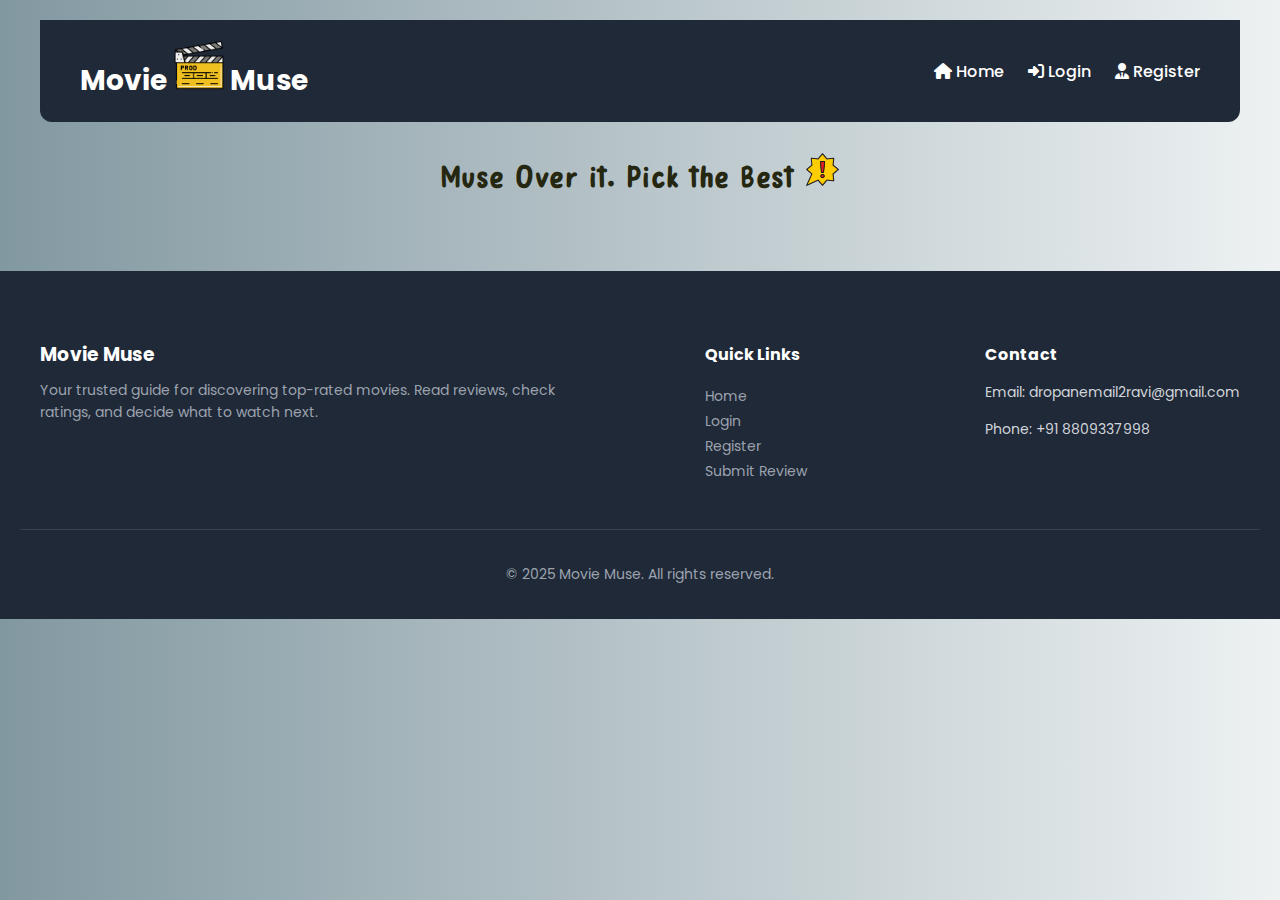
<file: index.html>
<!DOCTYPE html>
<html lang="en">
<head>
  <meta charset="UTF-8" />
  <meta name="viewport" content="width=device-width, initial-scale=1.0"/>
  <title>Movie Review System</title>
  <link rel="stylesheet" href="style.css" />
  <link rel="preconnect" href="https://fonts.googleapis.com" />
  <link rel="preconnect" href="https://fonts.gstatic.com" crossorigin />
  <link href="https://fonts.googleapis.com/css2?family=Poppins:wght@400;600&display=swap" rel="stylesheet"/>
  <link rel="stylesheet" href="https://cdnjs.cloudflare.com/ajax/libs/font-awesome/6.5.0/css/all.min.css"/>
</head>
<body>
  <div class="wrapper">
    <header>
      <h1>Movie <img src="images\clapboard.png" alt="clapperboad" height="50px" width="50px"> Muse</h1>
      <nav>
        <a href="#"><i class="fa-solid fa-house"></i> Home</a>
        <a href="login.html"><i class="fa-solid fa-right-to-bracket"></i> Login</a>
        <a href="register.html"><i class="fa-solid fa-user-tie"></i> Register</a>
      </nav>
    </header>

    <main>
      <h2 class="tagline">Muse Over it. Pick the Best <img src="images\warning.png" alt="warning logo" height="35px" width="35px"></h2>
      <div class="movie-list" id="movie-list">
        <!-- Movie cards will be inserted dynamically -->
      </div>
    </main>
  </div>

  <footer>
    <div class="footer-container">
      <div class="footer-left">
        <h3>Movie Muse</h3>
        <p>Your trusted guide for discovering top-rated movies. Read reviews, check ratings, and decide what to watch next.</p>
      </div>
  
      <div class="footer-right">
        <div class="footer-section">
          <h4>Quick Links</h4>
          <ul>
            <li><a href="#">Home</a></li>
            <li><a href="login.html">Login</a></li>
            <li><a href="register.html">Register</a></li>
            <li><a href="#">Submit Review</a></li>
          </ul>
        </div>
  
        <div class="footer-section">
          <h4>Contact</h4>
          <p>Email: dropanemail2ravi@gmail.com</p>
          <p>Phone: +91 8809337998</p>
        </div>
      </div>
    </div>
  
    <div class="footer-bottom">
      <p>&copy; 2025 Movie Muse. All rights reserved.</p>
    </div>
  </footer>
  
  

  <script src="script.js"></script>
</body>
</html>
</file>
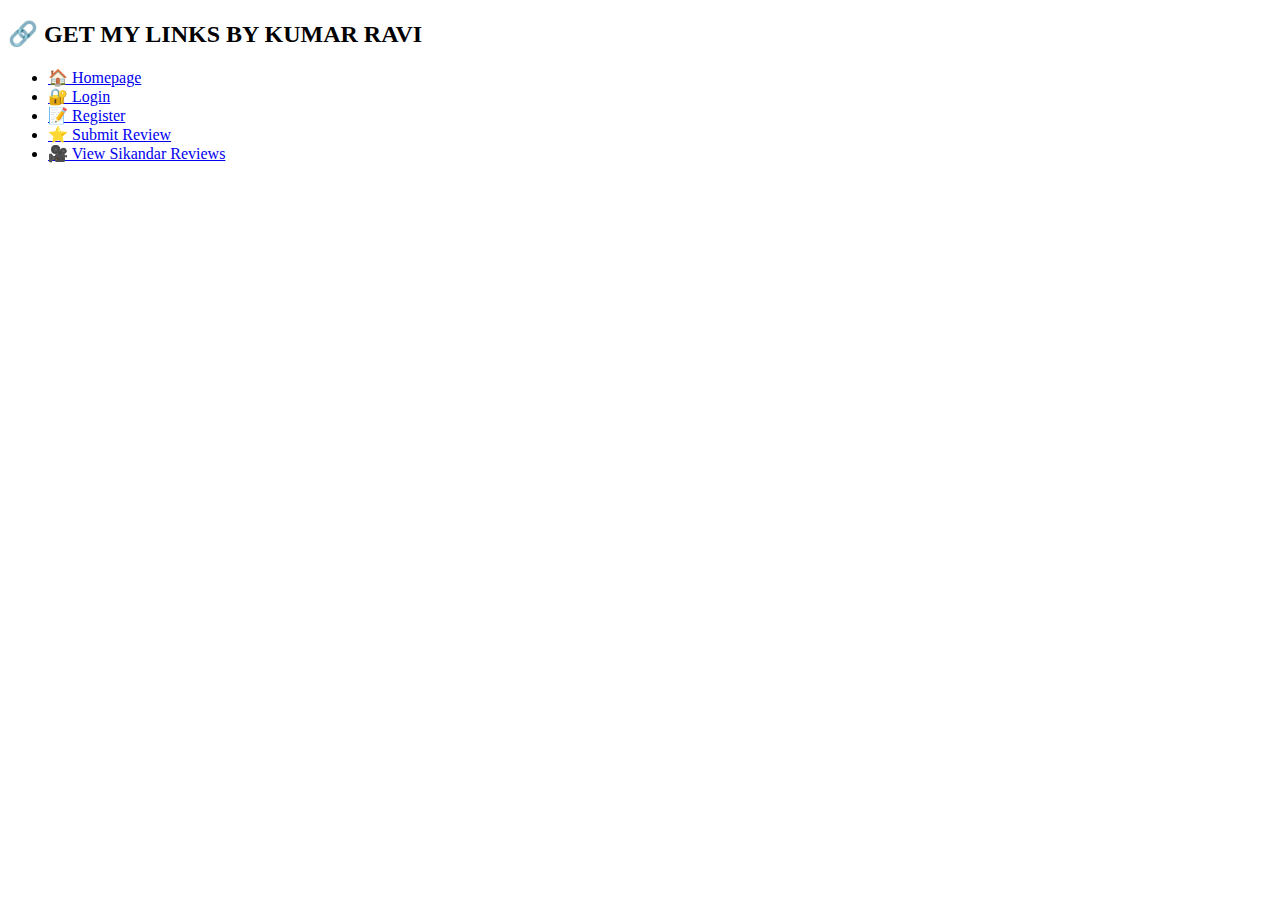
<file: dev.html>
<!DOCTYPE html>
<html lang="en">
<head>
  <meta charset="UTF-8">
  <meta name="viewport" content="width=device-width, initial-scale=1.0">
  <title>Local Dev Links</title>
</head>
<body>
  <h2>🔗 GET MY LINKS BY KUMAR RAVI</h2>
  <ul>
    <li><a href="index.html">🏠 Homepage</a></li>
    <li><a href="login.html">🔐 Login</a></li>
    <li><a href="register.html">📝 Register</a></li>
    <li><a href="review.html">⭐ Submit Review</a></li>
    <li><a href="view_reviews.php?movie=Sikandar">🎥 View Sikandar Reviews</a></li>
  </ul>
</body>
</html>
</file>
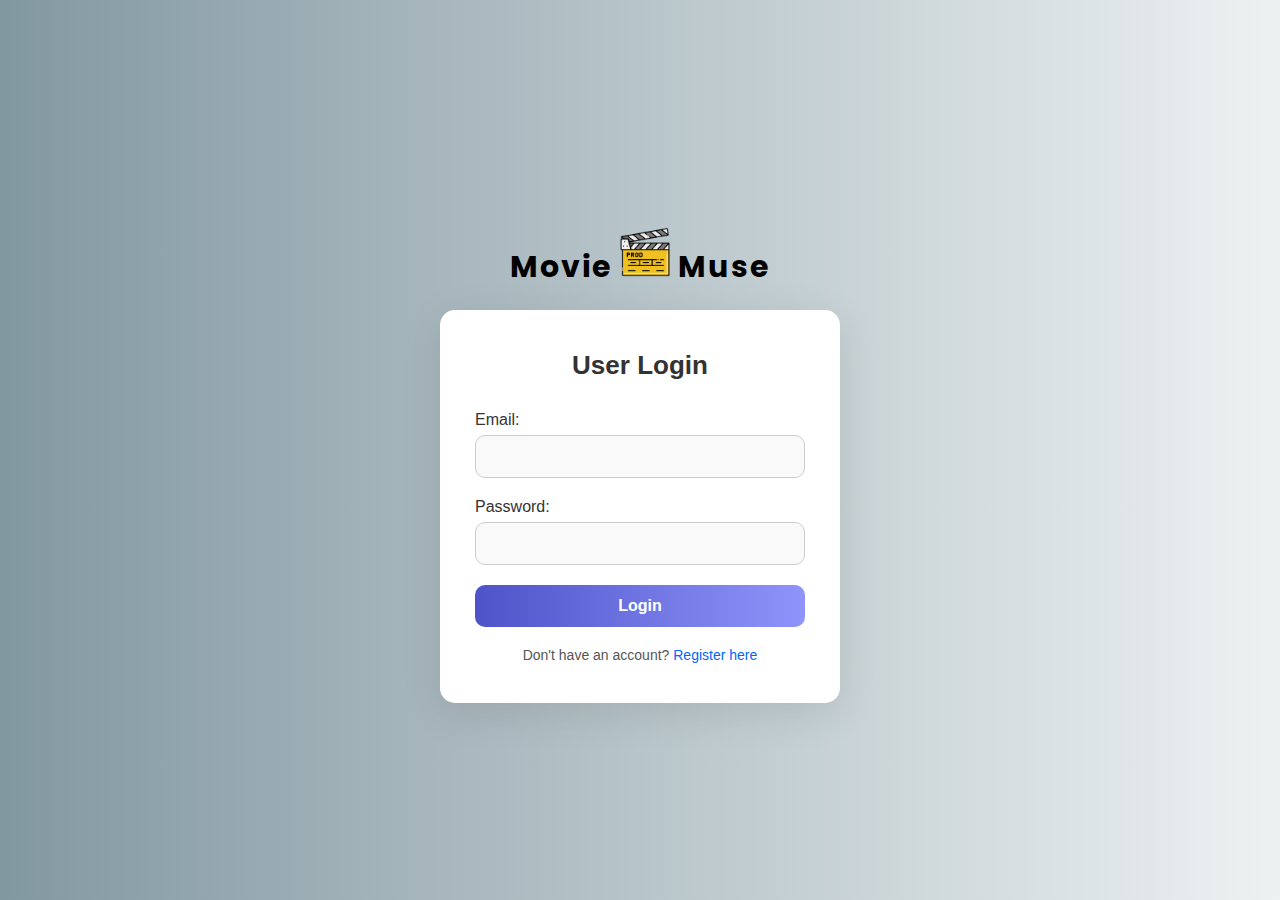
<file: login.html>
<!DOCTYPE html>
<html lang="en">
<head>
  <meta charset="UTF-8">
  <meta name="viewport" content="width=device-width, initial-scale=1.0">
  <title>Login - Movie Review System</title>
  <link rel="stylesheet" href="login.css">
  <link href="https://fonts.googleapis.com/css2?family=Poppins:wght@400;600;700;800;900&display=swap" rel="stylesheet"/>
</head>
<body>
  <h1 class="heading">Movie <img src="images\clapboard.png" alt="clapperboad" height="50px" width="50px"> Muse</h1>
  <div class="form-container">
    <h2>User Login</h2>
    <form action="login.php" method="POST">
      <label for="email">Email:</label>
      <input type="email" id="email" name="email" required>

      <label for="password">Password:</label>
      <input type="password" id="password" name="password" required>

      <button type="submit">Login</button>
    </form>
    <p>Don't have an account? <a href="register.html">Register here</a></p>
  </div>
</body>
</html>
</file>
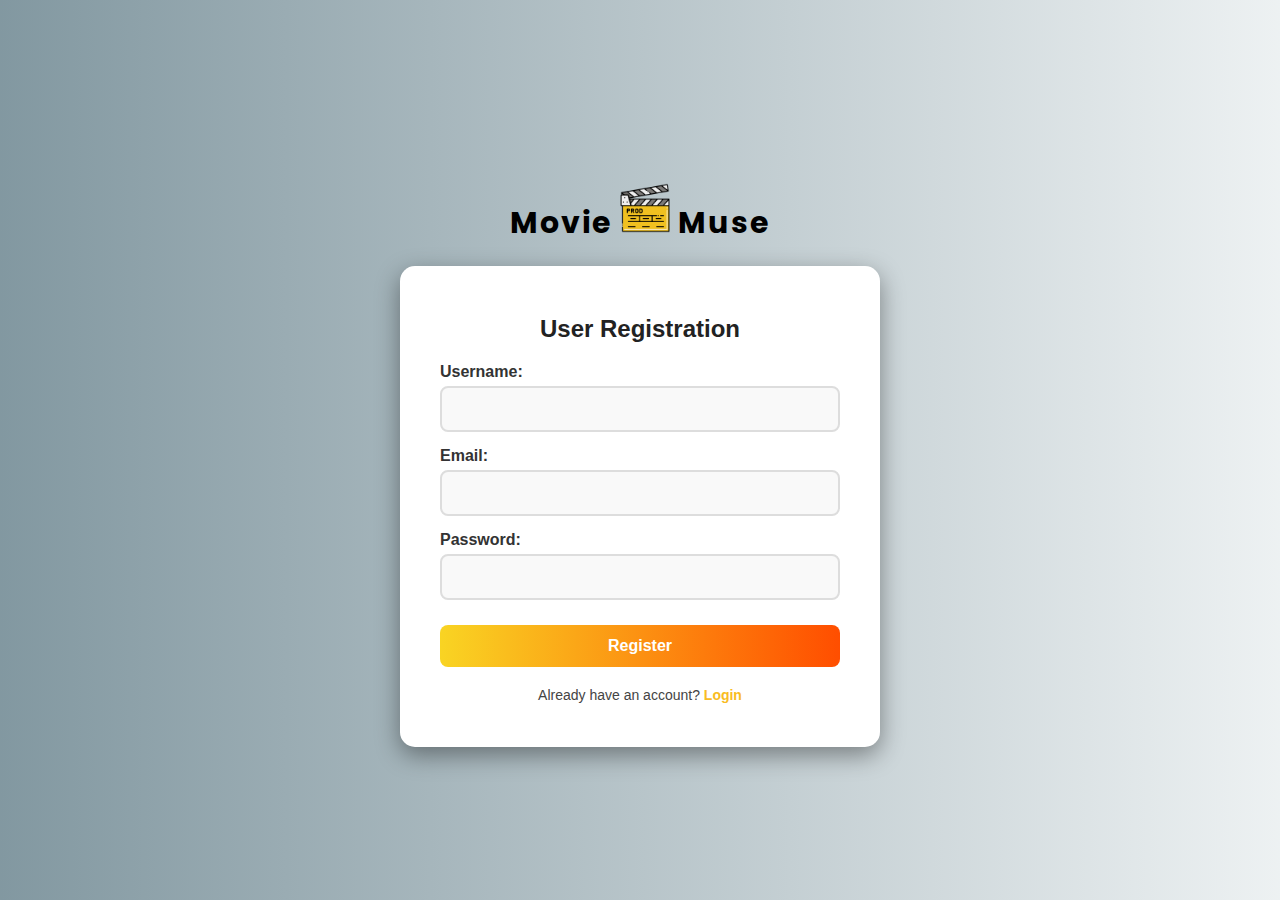
<file: register.html>
<!DOCTYPE html>
<html lang="en">

<head>
  <meta charset="UTF-8">
  <meta name="viewport" content="width=device-width, initial-scale=1.0">
  <title>Register - Movie Review System</title>
  <link rel="stylesheet" href="register.css">
  <link href="https://fonts.googleapis.com/css2?family=Poppins:wght@400;600;700;800;900&display=swap"
    rel="stylesheet" />
</head>

<body>
  <h1 class="heading">Movie <img src="images\clapboard.png" alt="clapperboad" height="50px" width="50px"> Muse</h1>
  <div class="form-container">
    <h2>User Registration</h2>
    <form action="register.php" method="POST">
      <label for="username">Username:</label>
      <input type="text" id="username" name="username" required>

      <label for="email">Email:</label>
      <input type="email" id="email" name="email" required>

      <label for="password">Password:</label>
      <input type="password" id="password" name="password" required>

      <button type="submit">Register</button>
    </form>
    <p>Already have an account? <a href="login.html">Login</a></p>
  </div>
</body>

</html>
</file>
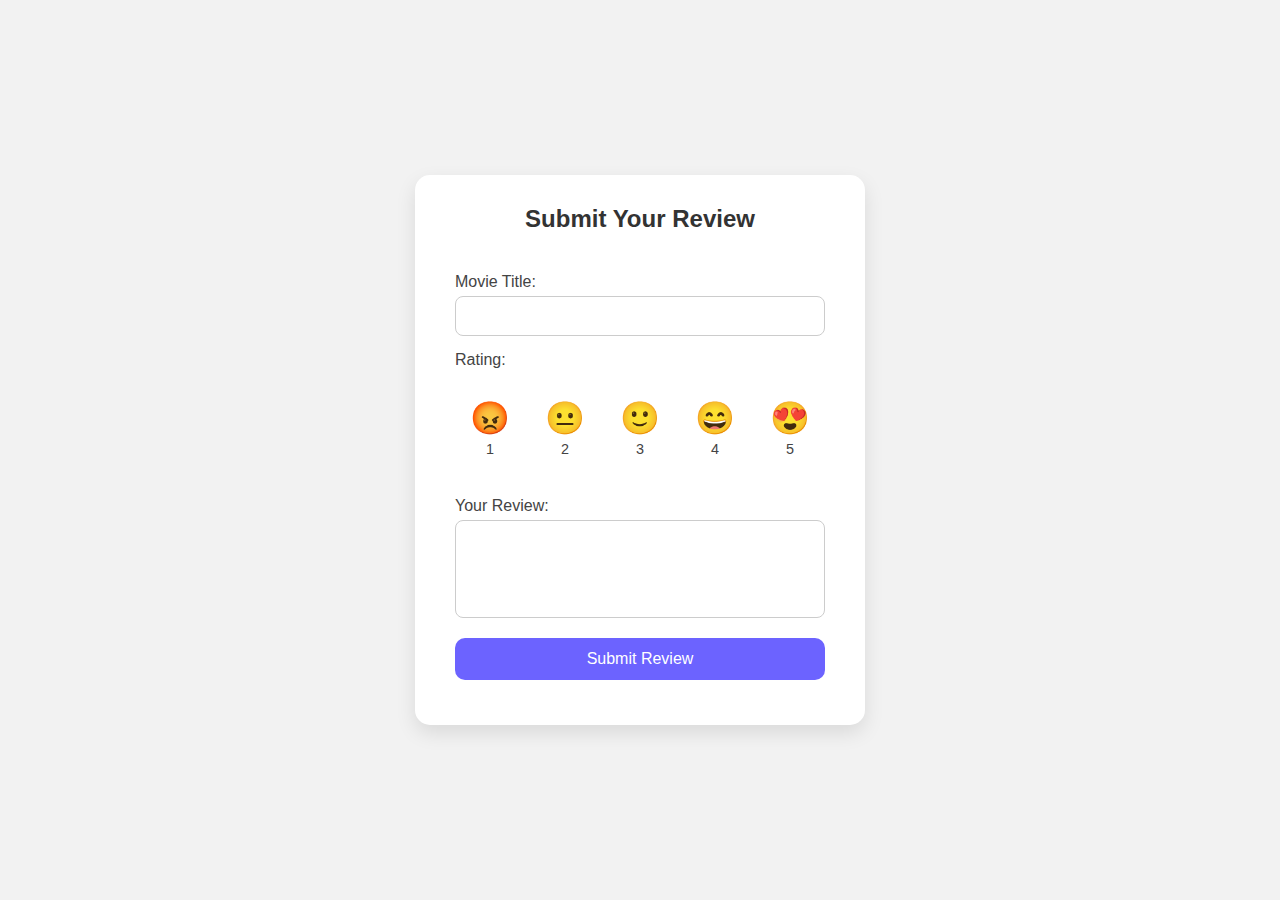
<file: review.html>
<!DOCTYPE html>
<html lang="en">
<head>
  <meta charset="UTF-8">
  <meta name="viewport" content="width=device-width, initial-scale=1.0">
  <title>Submit Review</title>
  <link rel="stylesheet" href="review.css">
</head>
<body>
  <div class="form-container">
    <h2>Submit Your Review</h2>
    <form id="reviewForm">
      <label for="movie">Movie Title:</label>
      <input type="text" id="movie" name="movie" required>

      <label for="rating">Rating:</label>
<div class="emoji-rating">
  <label>
    <input type="radio" name="rating" value="1" required>
    <span>😡<div class="emoji-label">1</div></span>
  </label>
  <label>
    <input type="radio" name="rating" value="2">
    <span>😐<div class="emoji-label">2</div></span>
  </label>
  <label>
    <input type="radio" name="rating" value="3">
    <span>🙂<div class="emoji-label">3</div></span>
  </label>
  <label>
    <input type="radio" name="rating" value="4">
    <span>😄<div class="emoji-label">4</div></span>
  </label>
  <label>
    <input type="radio" name="rating" value="5">
    <span>😍<div class="emoji-label">5</div></span>
  </label>
</div>


      <label for="comment">Your Review:</label>
      <textarea id="comment" name="comment" rows="4" required></textarea>

      <button type="submit">Submit Review</button>
    </form>   
    <p id="message"></p>
  </div>

  <script>
    document.getElementById('reviewForm').addEventListener('submit', function (e) {
      e.preventDefault();

      const formData = new FormData(this);

      fetch('submit_review.php', {
        method: 'POST',
        body: formData
      })
      .then(res => res.text())
      .then(data => {
        const msg = document.getElementById('message');
        msg.innerHTML = data;
        this.reset();

        // Automatically hide the message after 3 seconds
        setTimeout(() => {
          msg.innerHTML = "";
        }, 3000);
      });
    });
  </script>
</body>
</html>
</file>
<file: style.css>
/* General Styling */
@font-face{
 font-family: 'tagline';
 src: url('Papernotes.otf') format('truetype');
 font-weight: 500;
}
body {
 margin: 0;
 font-family: 'Poppins', sans-serif;
 background: linear-gradient(90deg, hsla(197, 14%, 57%, 1) 0%, hsla(192, 17%, 94%, 1) 100%);
 min-height: 100vh;
 color: #1f2937;
}

.wrapper {
 max-width: 1200px;
 margin: auto;
 padding: 20px;
}

/* Header */
header {
 background-color: #1f2937;
 color: white;
 padding: 20px 40px;
 display: flex;
 justify-content: space-between;
 align-items: center;
 border-radius: 0 0 12px 12px;
}

header h1 {
 font-size: 28px;
 margin: 0;
}

nav a {
 color: #fff;
 text-decoration: none;
 margin-left: 20px;
 font-weight: 500;
}

nav a:hover {
 color: #facc15;
}

/* Movie Section */
.tagline{
 font-family: 'tagline', sans-serif;
 font-weight: 600;
 letter-spacing: 2.5px;
 text-align: center;
 margin: 30px 0 20px;
 font-size: 30px;
 color: #262711;
}


.movie-list {
 display: grid;
 grid-template-columns: repeat(auto-fit, minmax(240px, 1fr));
 gap: 24px;
 padding: 20px;
 justify-content: center;
}

.movie-card {
 background: rgba(255, 255, 255, 0.3);
 -webkit-backdrop-filter: blur(12px);
 backdrop-filter: blur(12px);
 border-radius: 12px;
 box-shadow: 0 8px 20px rgba(0, 0, 0, 0.1);
 padding: 15px;
 text-align: center;
 transition: transform 0.3s ease;
 color: #1f2937;
}

.movie-card:hover {
 transform: translateY(-8px);
 box-shadow: 0 10px 24px rgba(0, 0, 0, 0.12);
}

.movie-card img {
 width: 100%;
 height: 320px;
 object-fit: cover;
 border-radius: 12px;
 margin-bottom: 14px;
 box-shadow: 0 4px 10px rgba(0, 0, 0, 0.05);
}

.movie-card h3 {
 margin: 12px 0 6px;
 font-size: 22px;
 color: #015391;
 font-weight: 800;
}

.movie-card p {
 margin: 4px 0;
 color: #4b5563;
 font-size: 14px;
}

.movie-card a {
 display: inline-block;
 padding: 10px 20px;
 margin-top: 10px;
 background: linear-gradient(135deg, #ffd700, #ff9900); /* Yellow-orange gradient */
 color: #000;
 font-weight: 600;
 border: none;
 border-radius: 12px;
 text-decoration: none;
 box-shadow: 0 4px 15px rgba(0, 0, 0, 0.2);
 transition: all 0.3s ease;
}

.movie-card a:hover {
 background: linear-gradient(135deg, #ffb700, #ff6600);
 transform: translateY(-2px) scale(1.03);
 box-shadow: 0 6px 18px rgba(0, 0, 0, 0.3);
}







.movie-card .genre {
 color: #454545;  
 font-weight: 600;
 font-size: 14px;
 margin-bottom: 4px;
}

.movie-card .year {
 color: #454545; 
 font-size: 14px;
 font-style: italic;
}



/* Footer */
footer {
 background: #1f2937;
 color: #d1d5db;
 padding: 50px 20px 20px;
 font-family: 'Poppins', sans-serif;
}

.footer-container {
 display: flex;
 justify-content: space-between;
 flex-wrap: wrap;
 max-width: 1200px;
 margin: auto;
 gap: 130px;
}

.footer-left {
 flex: 1 1 300px;
 min-width: 250px;
}
.footer-left p{
 margin: 0;
 font-size: 14px;
 line-height: 1.6;
 color: #9ca3af;
}

.footer-right {
 display: flex;
 flex: 1 1 300px;
 justify-content: space-between;
 flex-wrap: wrap;
 gap: 40px;
 min-width: 250px;
}

.footer-section h3,
.footer-section h4,
.footer-left h3 {
 color: #ffffff;
 margin-bottom: 10px;
}

.footer-section ul {
 list-style: none;
 padding: 0;
}

.footer-section ul li a {
 color: #9ca3af;
 text-decoration: none;
 font-size: 14px;
 transition: color 0.3s ease;
}

.footer-section ul li a:hover {
 color: #ffffff;
}

.footer-section p {
 font-size: 14px;
 line-height: 1.6;
}

.footer-bottom {
 text-align: center;
 border-top: 1px solid #374151;
 padding-top: 20px;
 margin-top: 30px;
 font-size: 14px;
 color: #9ca3af;
}


/* .form-container {
 max-width: 400px;
 margin: 80px auto;
 background-color: white;
 padding: 25px 30px;
 border-radius: 10px;
 box-shadow: 0 0 15px rgba(0,0,0,0.1);
 text-align: center;
}

.form-container h2 {
 margin-bottom: 20px;
}

.form-container label {
 display: block;
 text-align: left;
 margin: 10px 0 5px;
}

.form-container input {
 width: 100%;
 padding: 10px;
 margin-bottom: 15px;
 border-radius: 5px;
 border: 1px solid #ccc;
}

.form-container button {
 padding: 10px 20px;
 background-color: #333;
 color: white;
 border: none;
 border-radius: 5px;
 cursor: pointer;
}

.form-container button:hover {
 background-color: #555;
}

.form-container p {
 margin-top: 15px;
}


 */


/* 
General wrapper styling
.wrapper {
 max-width: 500px;
 margin: auto;
 padding: 2rem;
} */

/* Form layout
form {
 display: flex;
 flex-direction: column;
}

form input,
form textarea,
form button {
 margin: 10px 0;
 padding: 8px;
}

/* Button styling */
/* button {
 background-color: #007BFF;
 color: white;
 border: none;
 cursor: pointer;
}

button:hover {
 background-color: #0056b3;
}
 */
</file>
<file: register.css>
/* Background and general layout */
body {
 margin: 0;
 padding: 0;
 font-family: 'Segoe UI', sans-serif;
 background: linear-gradient(90deg, hsla(197, 14%, 57%, 1) 0%, hsla(192, 17%, 94%, 1) 100%);
 display: flex;
 flex-direction: column;
 align-items: center;
 justify-content: center;
 height: 100vh;
}
.heading {
 font-family: 'Poppins', sans-serif;
 font-weight: 700;
 letter-spacing: 2px;
 text-align: center;
 margin: 30px 0 20px;
 font-size: 30px;
 color: #000000;
 /* background-color: #1f2937;
 border-radius: 0 0 12px 12px;
 padding: 20px 40px; */
}

/* Form container */
.form-container {
 background: #fff;
 padding: 30px 40px;
 border-radius: 15px;
 box-shadow: 0 8px 25px rgba(0, 0, 0, 0.4);
 width: 90%;
 max-width: 400px;
 text-align: center;
}

/* Heading */
.form-container h2 {
 margin-bottom: 20px;
 color: #222;
}

/* Form inputs */
label {
 display: block;
 margin-top: 15px;
 margin-bottom: 5px;
 text-align: left;
 font-weight: 600;
 color: #333;
}

input[type="text"],
input[type="email"],
input[type="password"] {
 width: 100%;
 padding: 12px;
 border: 2px solid #ddd;
 border-radius: 8px;
 box-sizing: border-box;
 font-size: 16px;
 background: #f9f9f9;
}

input:focus {
 outline: none;
 border-color: #ffcc00;
 /* box-shadow: 0 0 5px #ffcc00aa; */
}

/* Button with yellow gradient */
button[type="submit"] {
 width: 100%;
 padding: 12px;
 margin-top: 25px;
 background: linear-gradient(90deg, #f9d423, #ff4e00);
 color: white;
 border: none;
 border-radius: 8px;
 font-size: 16px;
 font-weight: bold;
 cursor: pointer;
 transition: transform 0.2s ease, box-shadow 0.2s ease;
}

button[type="submit"]:hover {
 transform: translateY(-2px);
 box-shadow: 0 5px 15px rgba(255, 206, 84, 0.6);
}

/* Link to login */
p {
 margin-top: 20px;
 font-size: 14px;
 color: #444;
}

p a {
 color: #f9bc23;
 text-decoration: none;
 font-weight: bold;
}

p a:hover {
 text-decoration: underline;
}
</file>
<file: review.css>
* {
 margin: 0;
 padding: 0;
 box-sizing: border-box;
}

body {
 font-family: 'Segoe UI', Tahoma, Geneva, Verdana, sans-serif;
 background: #f2f2f2;
 display: flex;
 justify-content: center;
 align-items: center;
 height: 100vh;
}

.form-container {
 background: #ffffff;
 padding: 30px 40px;
 border-radius: 15px;
 box-shadow: 0 8px 20px rgba(0, 0, 0, 0.1);
 max-width: 450px;
 width: 100%;
}

h2 {
 text-align: center;
 margin-bottom: 25px;
 color: #333;
}

form {
 display: flex;
 flex-direction: column;
}

label {
 margin-top: 15px;
 margin-bottom: 5px;
 font-weight: 500;
 color: #444;
}

input[type="text"],
textarea {
 padding: 10px;
 border: 1px solid #ccc;
 border-radius: 8px;
 font-size: 1rem;
 outline: none;
 transition: border 0.3s;
}

input[type="text"]:focus,
textarea:focus {
 border-color: #6c63ff;
}

textarea {
 resize: none;
}

.emoji-rating {
 display: flex;
 justify-content: space-between;
 align-items: center;
 margin-top: 10px;
 margin-bottom: 20px;
 gap: 5px;
}

.emoji-rating label {
 display: flex;
 flex-direction: column;
 align-items: center;
 font-size: 2rem;
 cursor: pointer;
 transition: transform 0.2s ease-in-out;
 position: relative;
 flex: 1;
}

.emoji-rating input[type="radio"] {
 display: none;
}

.emoji-rating span {
 display: flex;
 flex-direction: column;
 align-items: center;
 transition: transform 0.2s ease;
}

.emoji-label {
 font-size: 0.9rem;
 color: #444;
 margin-top: 4px;
}

.emoji-rating input[type="radio"]:checked + span {
 transform: scale(1.4);
}

.emoji-rating label:hover span {
 transform: scale(1.2);
}


button {
 margin-top: 20px;
 padding: 12px;
 background: #6c63ff;
 color: white;
 border: none;
 border-radius: 10px;
 font-size: 1rem;
 cursor: pointer;
 transition: background 0.3s;
}

button:hover {
 background: #574b90;
}

#message {
 margin-top: 15px;
 color: green;
 text-align: center;
 font-weight: bold;
}
</file>
<file: login.css>
/* Global Reset */
* {
 margin: 0;
 padding: 0;
 box-sizing: border-box;
}

body {
 font-family: 'Segoe UI', Tahoma, Geneva, Verdana, sans-serif;
background: linear-gradient(90deg, hsla(197, 14%, 57%, 1) 0%, hsla(192, 17%, 94%, 1) 100%);
 height: 100vh;
 display: flex;
 justify-content: center;
 flex-direction: column;
 align-items: center;
}
.heading {
 font-family: 'Poppins', sans-serif;
 font-weight: 700;
 letter-spacing: 2px;
 text-align: center;
 margin: 30px 0 20px;
 font-size: 30px;
 color: #000000;
 /* background-color: #1f2937;
 border-radius: 0 0 12px 12px;
 padding: 20px 40px; */
}

/* Login Box Styling */
.form-container {
 background-color: #ffffff;
 padding: 40px 35px;
 border-radius: 15px;
 box-shadow: 0 10px 40px rgba(0, 0, 0, 0.1);
 width: 100%;
 max-width: 400px;
}

/* Heading */
.form-container h2 {
 text-align: center;
 margin-bottom: 30px;
 color: #333;
 font-size: 26px;
 font-weight: 700;
}

/* Label & Inputs */
label {
 display: block;
 margin-bottom: 6px;
 font-weight: 500;
 color: #333;
}

input[type="email"],
input[type="password"] {
 width: 100%;
 padding: 12px 14px;
 margin-bottom: 20px;
 border: 1px solid #ccc;
 border-radius: 10px;
 font-size: 15px;
 background-color: #f9f9f9;
 transition: border-color 0.3s ease;
}

input:focus {
 border-color: #007bff;
 outline: none;
 background-color: #fff;
}

/* Button */
button {
 width: 100%;
 padding: 12px;
 font-size: 16px;
 font-weight: 600;
 color: white;
 background: linear-gradient(to right, #4e54c8, #8f94fb); /* Blue to Purple gradient */
 border: none;
 border-radius: 10px;
 cursor: pointer;
 transition: background 0.3s ease;
}

button:hover {
 background: linear-gradient(to right, #3b3f9b, #7a81f7);
}



/* Footer Text */
.form-container p {
 margin-top: 20px;
 text-align: center;
 font-size: 14px;
 color: #555;
}

/* Link */
.form-container a {
 color: #0066ff;
 text-decoration: none;
 font-weight: 500;
}

.form-container a:hover {
 text-decoration: underline;
}
</file>
